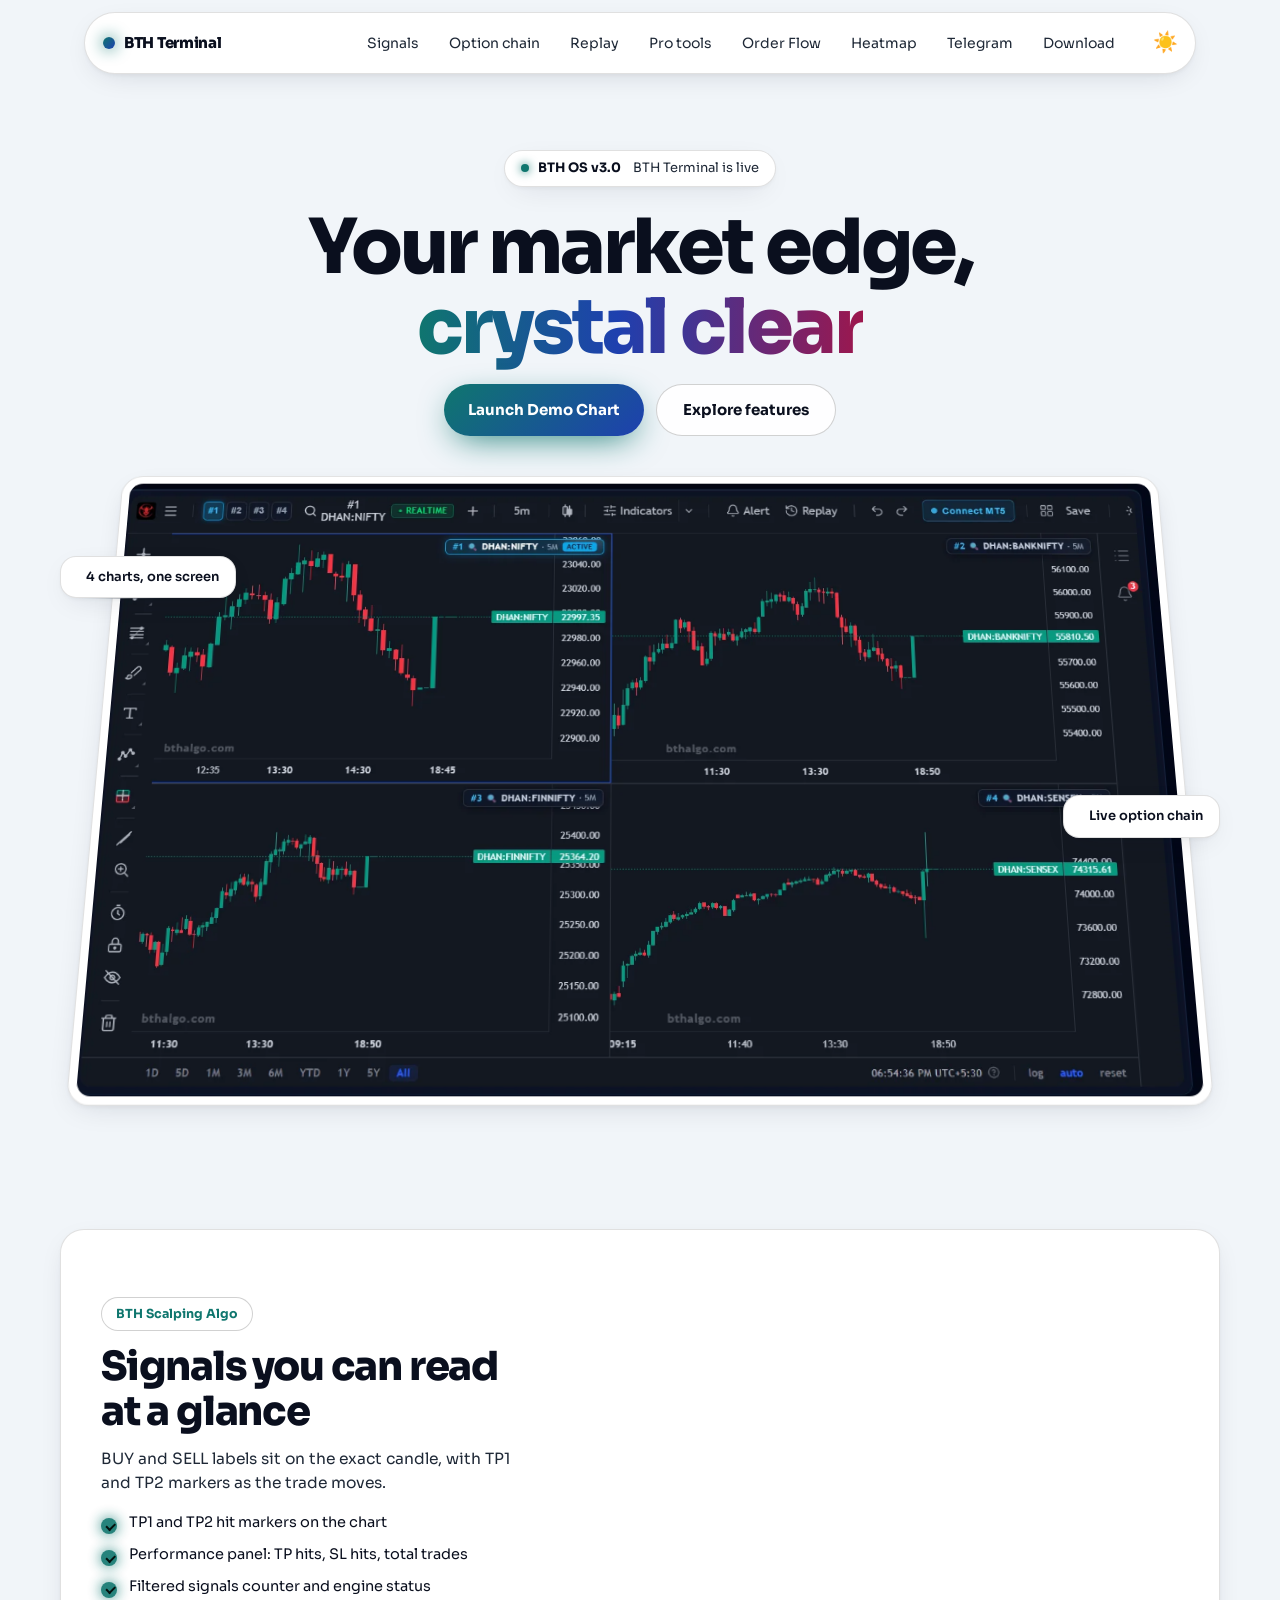
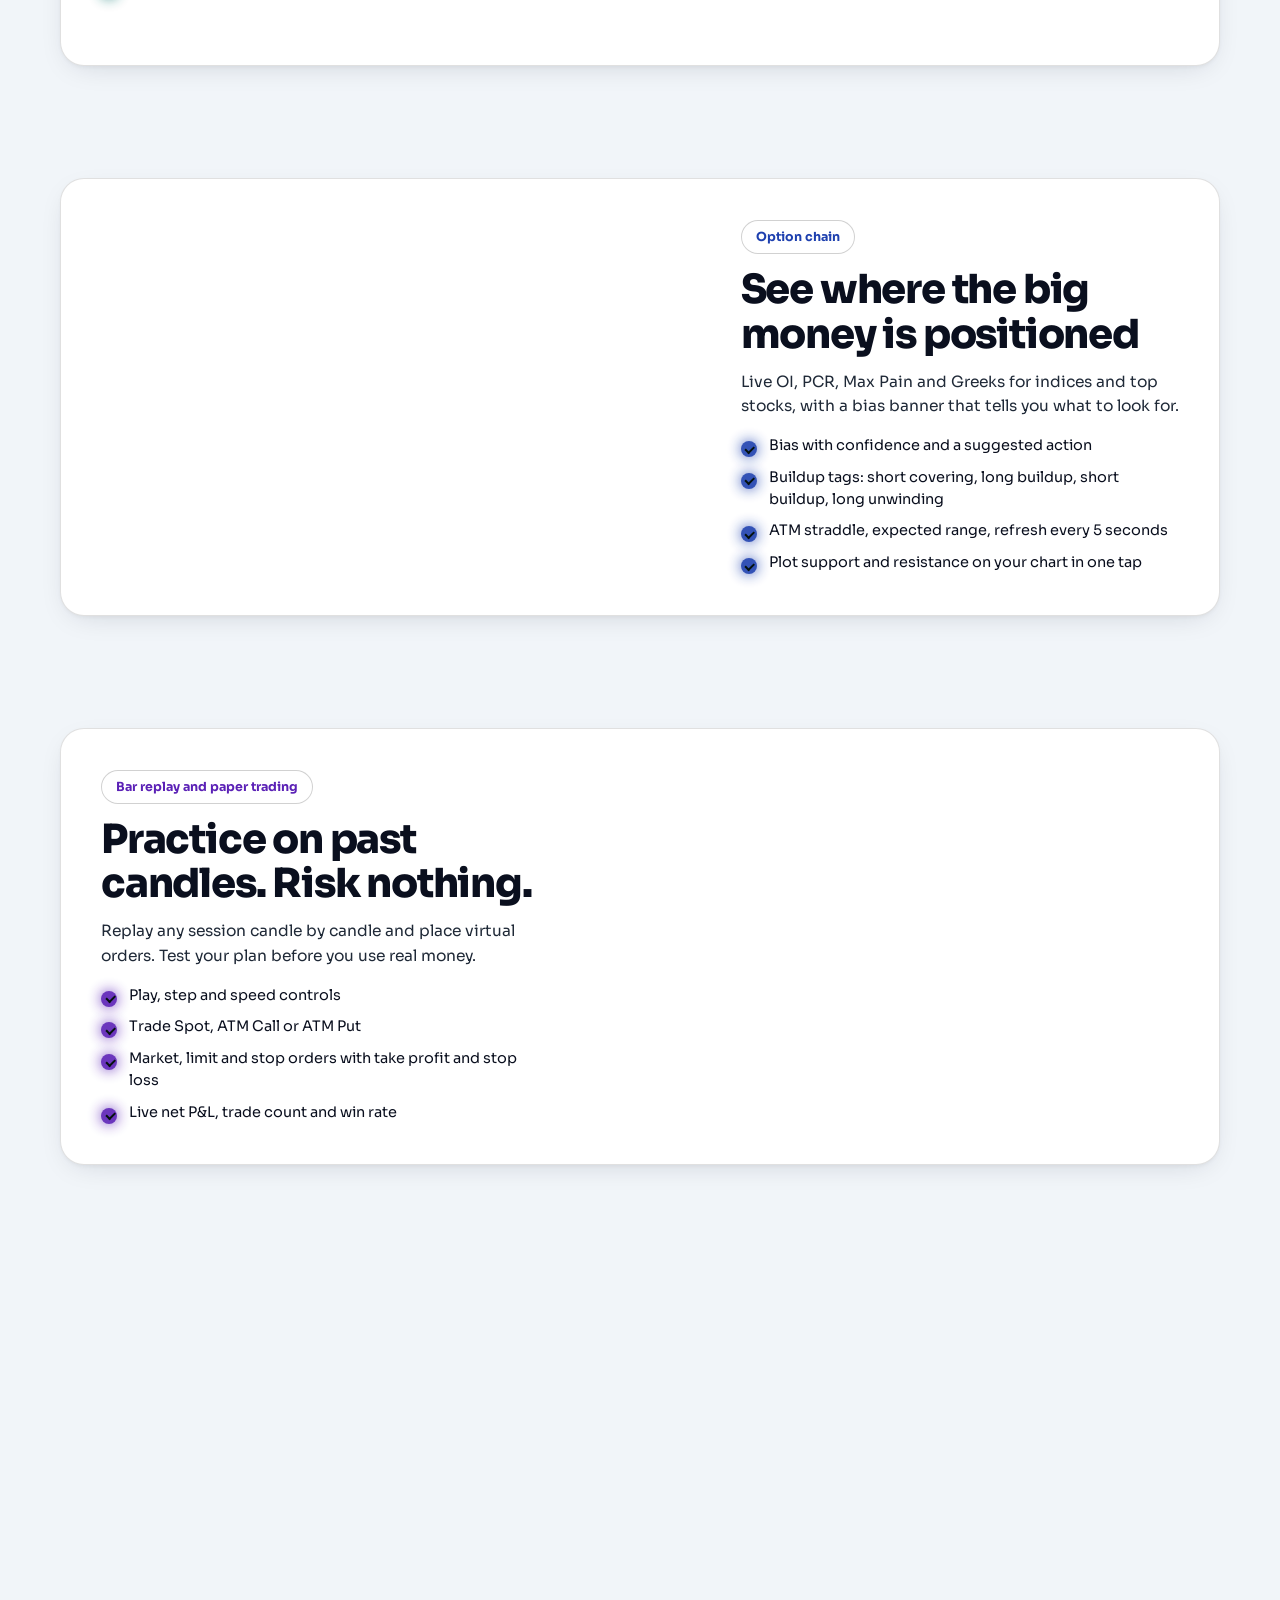
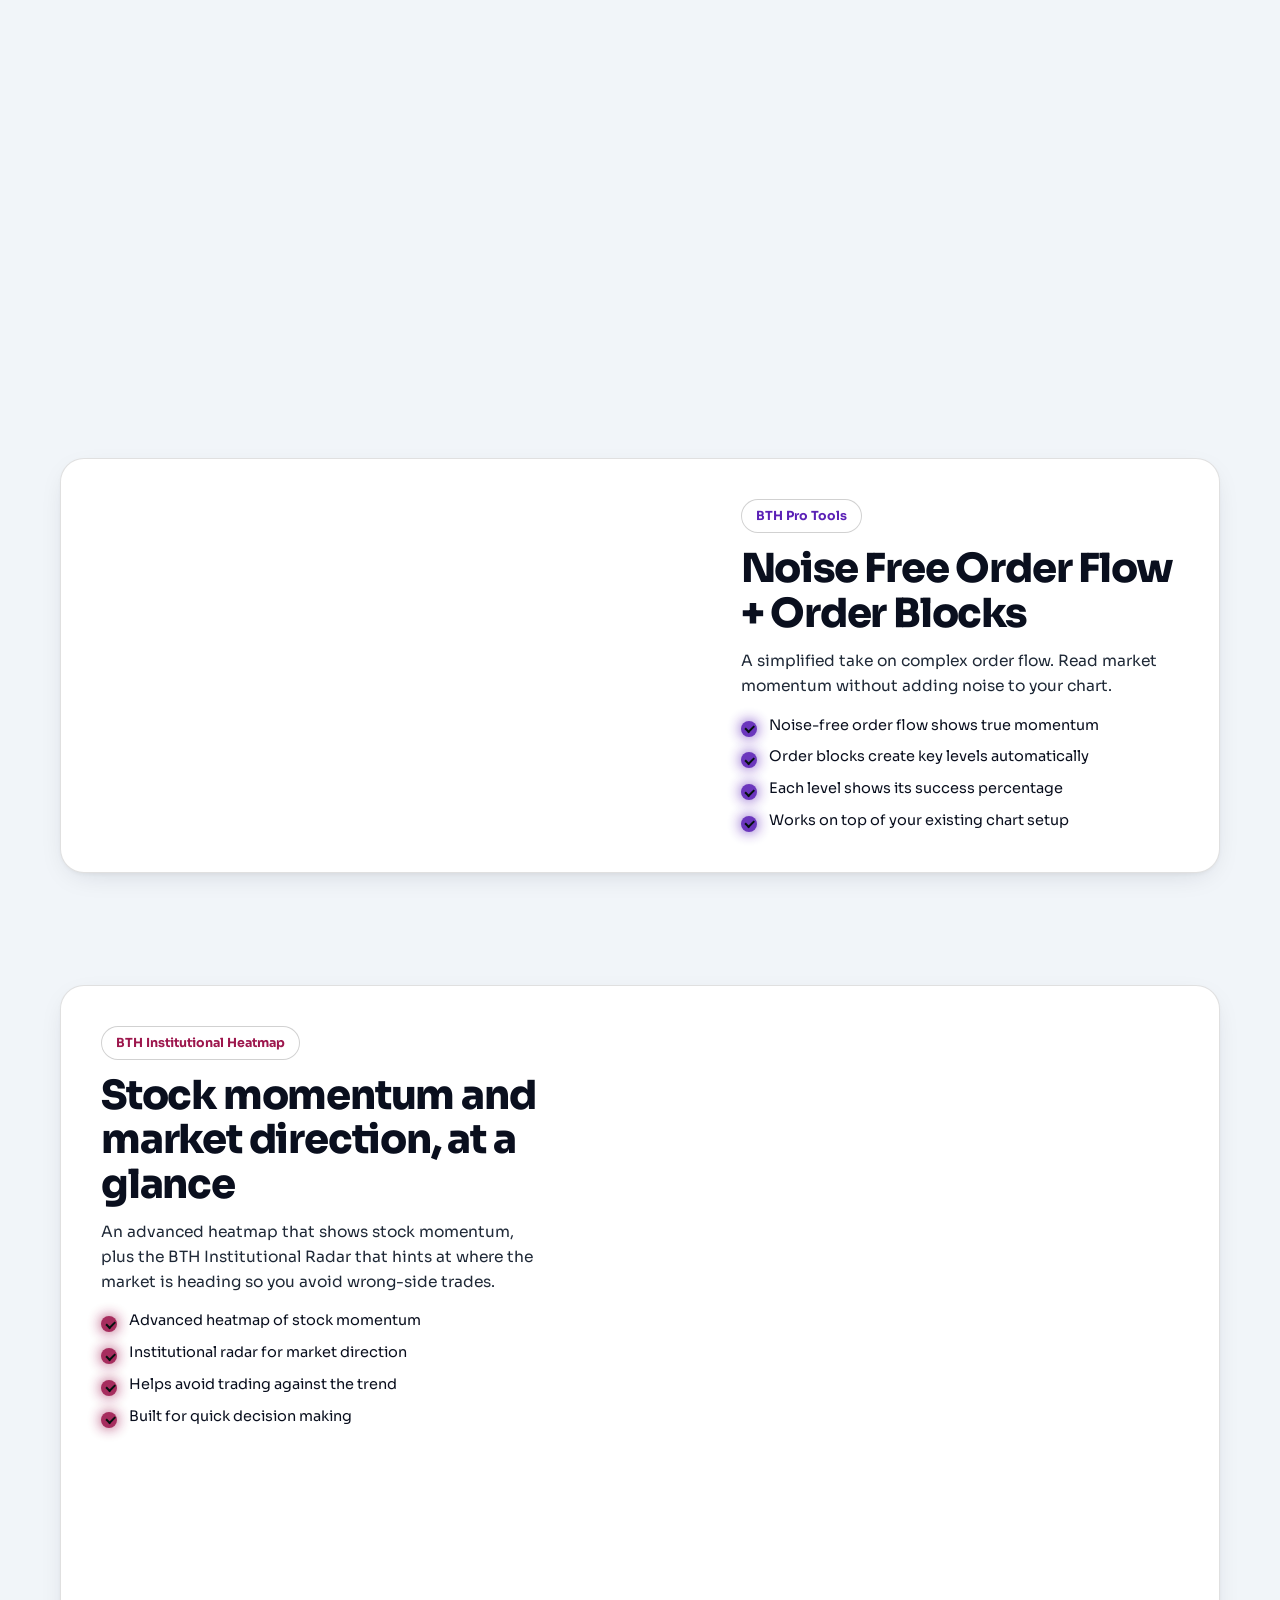
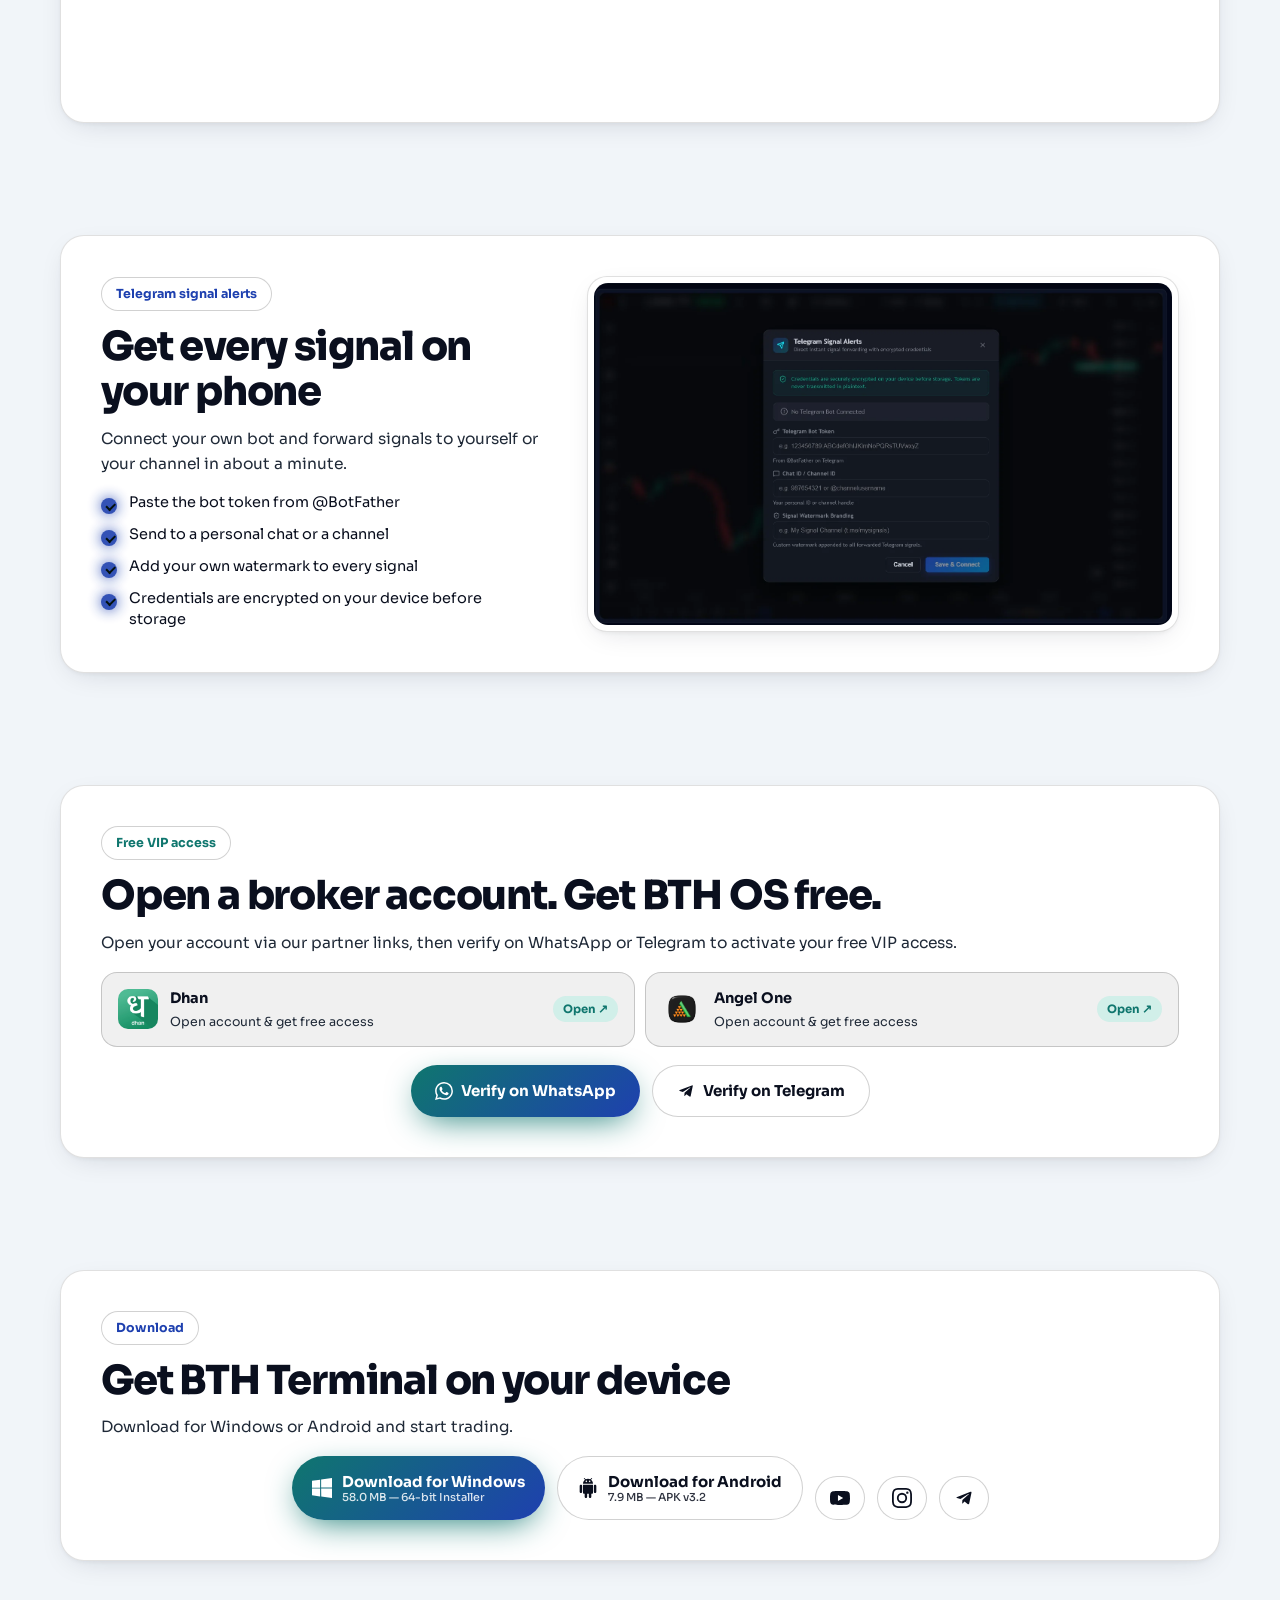
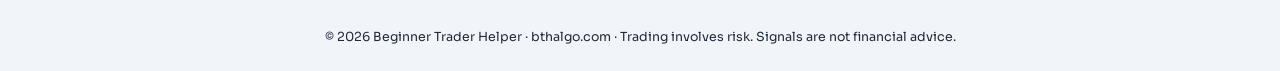
<file: bthos/index.html>
<!DOCTYPE html>
<html lang="en">
<head>
<meta charset="utf-8">
<meta http-equiv="Cache-Control" content="no-cache, no-store, must-revalidate">
<meta http-equiv="Pragma" content="no-cache">
<meta http-equiv="Expires" content="0">
<meta name="viewport" content="width=device-width,initial-scale=1,viewport-fit=cover,maximum-scale=5">
<title>BTH Terminal | BTH OS v3.0 Features | bthalgo.com</title>
<meta name="description" content="BTH Terminal in BTH OS v3.0: charts, live option chain, scalping signals, bar replay with paper trading and Telegram alerts for Indian markets.">
<!-- Open Graph / Social Meta -->
<meta property="og:type" content="website">
<meta property="og:url" content="https://bthalgo.com/">
<meta property="og:title" content="BTH Terminal | BTH OS v3.0 Features">
<meta property="og:description" content="Charts, live option chain, scalping signals, bar replay with paper trading and Telegram alerts for Indian markets.">
<meta property="og:image" content="https://bthalgo.com/images/multichart.webp">
<meta name="twitter:card" content="summary_large_image">
<meta name="theme-color" content="#060812" media="(prefers-color-scheme: dark)">
<meta name="theme-color" content="#0b1020" media="(prefers-color-scheme: light)">
<meta name="color-scheme" content="dark">
<meta name="mobile-web-app-capable" content="yes">
<meta name="apple-mobile-web-app-capable" content="yes">
<meta name="apple-mobile-web-app-status-bar-style" content="black-translucent">
<meta name="apple-mobile-web-app-title" content="BTH Terminal">
<meta name="application-name" content="BTH Terminal">
<meta name="format-detection" content="telephone=no">
<link rel="manifest" href="manifest.json">
<link rel="icon" href="icons/icon-192.png" sizes="192x192" type="image/png">
<link rel="apple-touch-icon" href="icons/icon-192.png">
<link rel="preconnect" href="https://fonts.googleapis.com">
<link rel="preconnect" href="https://fonts.gstatic.com" crossorigin>
<link href="https://fonts.googleapis.com/css2?family=Sora:wght@500;700;800&display=swap" rel="stylesheet">
<style>
:root{
  --ink:#eef2ff;--mute:#a4aec8;--teal:#2de2c0;--blue:#4c8dff;--vio:#8b5cf6;--pink:#ff5fa2;--amber:#f5b83d;
  --gl:rgba(255,255,255,.06);--gb:rgba(255,255,255,.15);--bl:12px;
  --bg:#060812;--bg2:#0b1020;--glass-bg:linear-gradient(135deg,rgba(255,255,255,.1),rgba(255,255,255,.03));
  --glass-fallback:rgba(20,24,44,.92);--shadow:0 30px 70px -30px rgba(0,0,0,.7);
  --orb1:rgba(45,226,192,.34);--orb2:rgba(139,92,246,.4);--orb3:rgba(76,141,255,.36);--orb4:rgba(255,95,162,.22);
  --safe-top:env(safe-area-inset-top);--safe-bottom:env(safe-area-inset-bottom);
  --safe-left:env(safe-area-inset-left);--safe-right:env(safe-area-inset-right);
  --nav-h:64px;
}
html[data-theme="light"]{
  --ink:#0a0f1e;--mute:#1f2937;--teal:#0f766e;--blue:#1e40af;--vio:#5b21b6;--pink:#9d174d;--amber:#78350f;
  --gl:rgba(0,0,0,.06);--gb:rgba(0,0,0,.18);
  --bg:#f1f5f9;--bg2:#ffffff;--glass-bg:linear-gradient(135deg,rgba(255,255,255,.98),rgba(255,255,255,.85));
  --glass-fallback:rgba(255,255,255,.98);--shadow:0 20px 50px -20px rgba(15,23,42,.22);
  --orb1:rgba(45,226,192,.12);--orb2:rgba(139,92,246,.12);--orb3:rgba(76,141,255,.12);--orb4:rgba(255,95,162,.10);
}
@media (prefers-color-scheme: light){
  html:not([data-theme]){
    --ink:#0a0f1e;--mute:#1f2937;--teal:#0f766e;--blue:#1e40af;--vio:#5b21b6;--pink:#9d174d;--amber:#78350f;
    --gl:rgba(0,0,0,.06);--gb:rgba(0,0,0,.18);
    --bg:#f1f5f9;--bg2:#ffffff;--glass-bg:linear-gradient(135deg,rgba(255,255,255,.98),rgba(255,255,255,.85));
    --glass-fallback:rgba(255,255,255,.98);--shadow:0 20px 50px -20px rgba(15,23,42,.22);
    --orb1:rgba(45,226,192,.12);--orb2:rgba(139,92,246,.12);--orb3:rgba(76,141,255,.12);--orb4:rgba(255,95,162,.10);
  }
}
*{box-sizing:border-box;margin:0;padding:0;-webkit-tap-highlight-color:transparent}
html{scroll-behavior:smooth;-webkit-text-size-adjust:100%;overscroll-behavior-y:none}
body{background:var(--bg);color:var(--ink);font:400 16px/1.6 Sora,-apple-system,"Segoe UI",Roboto,sans-serif;overflow-x:hidden;min-height:100vh;min-height:100dvh;padding-bottom:env(safe-area-inset-bottom)}
img{display:block;max-width:100%;height:auto}
a{color:inherit;text-decoration:none}
button{font:inherit}
:focus-visible{outline:2px solid var(--teal);outline-offset:3px;border-radius:8px}
.w{width:min(1160px,100% - 32px);margin-inline:auto}
@media (max-width:480px){.w{width:calc(100% - 24px)}}

/* background orbs */
.bg{position:fixed;inset:0;z-index:-1;overflow:hidden;background:var(--bg);pointer-events:none}
.o{position:absolute;border-radius:50%;will-change:transform;filter:blur(2px)}
.o1{width:90vmax;height:90vmax;left:-35vmax;top:-45vmax;background:radial-gradient(closest-side,var(--orb1),transparent);animation:d1 22s ease-in-out infinite}
.o2{width:80vmax;height:80vmax;right:-35vmax;top:10vh;background:radial-gradient(closest-side,var(--orb2),transparent);animation:d2 26s ease-in-out infinite}
.o3{width:70vmax;height:70vmax;left:5vw;bottom:-45vmax;background:radial-gradient(closest-side,var(--orb3),transparent);animation:d1 30s ease-in-out infinite reverse}
.o4{width:44vmax;height:44vmax;right:10vw;bottom:-18vmax;background:radial-gradient(closest-side,var(--orb4),transparent);animation:d2 24s ease-in-out infinite reverse}

/* glass */
.glass{position:relative;background:var(--glass-bg);border:1px solid var(--gb);border-radius:24px;-webkit-backdrop-filter:blur(var(--bl)) saturate(160%);backdrop-filter:blur(var(--bl)) saturate(160%);box-shadow:inset 0 1px 0 rgba(255,255,255,.22),var(--shadow)}
.glass::before{content:"";position:absolute;inset:0;border-radius:inherit;background:radial-gradient(420px circle at var(--x,50%) var(--y,0%),rgba(255,255,255,.12),transparent 45%);opacity:0;transition:opacity .3s;pointer-events:none}
@media (hover:hover){.glass:hover::before{opacity:1}}
@supports not (backdrop-filter:blur(1px)){.glass{background:var(--glass-fallback)}}

/* header */
header{position:fixed;top:0;left:0;right:0;z-index:50;padding-top:env(safe-area-inset-top)}
.nav{display:flex;align-items:center;gap:6px;padding:8px 8px 8px 16px;border-radius:99px;margin:10px 16px 0}
.logo{display:flex;align-items:center;gap:9px;font-weight:800;margin-right:auto;letter-spacing:-.02em;font-size:15px}
.logo i{width:12px;height:12px;border-radius:50%;background:linear-gradient(135deg,var(--teal),var(--blue));box-shadow:0 0 16px var(--teal);flex-shrink:0}
nav ul{display:none;list-style:none;gap:2px;margin-right:8px}
nav ul a{padding:8px 14px;border-radius:99px;font-size:14px;color:var(--mute);transition:.2s;display:block}
nav ul a:hover{color:#fff;background:rgba(255,255,255,.08)}
.ib{width:44px;height:44px;border-radius:50%;border:0;background:none;color:var(--ink);font-size:20px;cursor:pointer;display:flex;align-items:center;justify-content:center}
.menu{display:none;flex-direction:column;margin:8px 16px 0;padding:8px 16px;border-radius:24px}
.menu.open{display:flex}
.menu a{padding:14px 0;color:var(--mute);border-bottom:1px solid rgba(255,255,255,.08);font-size:15px;min-height:48px;display:flex;align-items:center}
.menu a:last-child{border:0}

/* buttons */
.btn{position:relative;display:inline-flex;align-items:center;justify-content:center;min-height:52px;padding:0 24px;border-radius:99px;font:700 15px Sora,sans-serif;color:#fff;border:1px solid var(--gb);background:var(--gl);-webkit-backdrop-filter:blur(10px);backdrop-filter:blur(10px);cursor:pointer;overflow:hidden;transition:transform .15s,box-shadow .3s;touch-action:manipulation}
.btn:active{transform:scale(.96)}
.btn.p{border:0;color:#04110e;background:linear-gradient(135deg,var(--teal),var(--blue));box-shadow:0 10px 34px -10px var(--teal)}
.btn.p:hover{box-shadow:0 14px 44px -8px var(--teal)}
.btn.p::after{content:"";position:absolute;inset:0;background:linear-gradient(105deg,transparent 35%,rgba(255,255,255,.6) 50%,transparent 65%);transform:translate3d(-120%,0,0);animation:sh 3.8s infinite}
.btn.s{min-height:44px;padding:0 18px;font-size:13px}
.btn.block{width:100%}

/* hero */
.hero{padding:100px 0 32px;text-align:center}
.pill{display:inline-flex;align-items:center;gap:9px;padding:7px 16px;border-radius:99px;font-size:13px;color:var(--mute);max-width:100%}
.pill i{width:8px;height:8px;border-radius:50%;background:var(--teal);box-shadow:0 0 10px var(--teal);animation:bl 1.6s infinite;flex-shrink:0}
.pill b{color:#fff}
h1{font-size:clamp(32px,9vw,76px);font-weight:800;line-height:1.06;letter-spacing:-.04em;max-width:14ch;margin:20px auto 16px}
h1 span{background:linear-gradient(90deg,var(--teal),var(--blue) 45%,var(--pink));-webkit-background-clip:text;background-clip:text;color:transparent;background-size:200% 100%;animation:gr 8s linear infinite}
.lead{color:var(--mute);font-size:clamp(15px,4vw,18px);max-width:580px;margin:0 auto 28px}
.cta{display:flex;flex-direction:column;gap:12px;max-width:360px;margin:0 auto}
.cta .btn{width:100%}

.stage{position:relative;margin-top:40px;perspective:1500px;padding:0 8px}
.hf{padding:8px;border-radius:22px;transform-origin:50% 0;will-change:transform;cursor:zoom-in;box-shadow:inset 0 1px 0 rgba(255,255,255,.25),0 50px 120px -30px rgba(76,141,255,.55);overflow:hidden}
.hf img,.sh img{border-radius:14px;width:100%;height:auto;aspect-ratio:1521/899;object-fit:cover}
.chip{position:absolute;display:none;align-items:center;gap:9px;padding:10px 16px;border-radius:16px;font-size:13px;font-weight:600;z-index:2;animation:fl 6s ease-in-out infinite;white-space:nowrap}

/* sections */
.f{padding:36px 0}
.card{display:grid;gap:24px;padding:20px;align-items:center}
.k{display:inline-flex;align-items:center;gap:8px;padding:6px 14px;border-radius:99px;font-size:12.5px;font-weight:700;color:var(--c,var(--teal));background:rgba(255,255,255,.06);border:1px solid var(--gb);margin-bottom:14px}
h2{font-size:clamp(24px,6vw,40px);font-weight:800;line-height:1.12;letter-spacing:-.03em;margin-bottom:12px}
.tx p{color:var(--mute);font-size:15.5px;margin-bottom:16px}
.ls{list-style:none;display:grid;gap:10px;font-size:14.5px}
.ls li{position:relative;padding-left:28px;line-height:1.5}
.ls li::before{content:"";position:absolute;left:0;top:6px;width:16px;height:16px;border-radius:50%;background:var(--c,var(--teal));box-shadow:0 0 14px var(--c,var(--teal));opacity:.9}
.ls li::after{content:"";position:absolute;left:4.5px;top:10.5px;width:7px;height:3.5px;border-left:2px solid #04110e;border-bottom:2px solid #04110e;transform:rotate(-45deg)}
.sh{padding:6px;border-radius:20px;cursor:zoom-in;transition:transform .4s cubic-bezier(.2,.8,.2,1);overflow:hidden}
.sh:hover{transform:translate3d(0,-4px,0)}
.sh img{aspect-ratio:1522/900}
.tools{display:grid;gap:10px}
.tool{display:flex;justify-content:space-between;align-items:center;gap:10px;padding:14px 16px;border-radius:16px;font-weight:700;font-size:14.5px;background:var(--gl);border:1px solid var(--gb);min-height:56px}
.tool small{display:block;font-weight:400;color:var(--mute);font-size:12.5px;margin-top:2px}
.st{font-size:11.5px;font-weight:700;padding:4px 10px;border-radius:99px;white-space:nowrap;background:rgba(45,226,192,.16);color:var(--teal)}
.st.n{background:var(--gl);color:var(--mute)}
.st.c{background:rgba(245,184,61,.18);color:#f5b83d}

.end{margin:40px 0 56px;padding:40px 20px;text-align:center;overflow:hidden}
.end h2{max-width:16ch;margin-inline:auto}
.end p{color:var(--mute);max-width:440px;margin:0 auto 24px}
footer{padding:10px 0 calc(24px + env(safe-area-inset-bottom));text-align:center;color:var(--mute);font-size:12.5px}

/* lightbox */
.lb{position:fixed;inset:0;z-index:100;background:rgba(4,6,12,.97);display:flex;padding:calc(68px + env(safe-area-inset-top)) 12px calc(52px + env(safe-area-inset-bottom));overflow:auto;-webkit-overflow-scrolling:touch;touch-action:pinch-zoom pan-x pan-y;opacity:0;pointer-events:none;transition:opacity .25s ease}
.lb.open{opacity:1;pointer-events:auto;animation:lbIn .25s ease}
.lb img{margin:auto;width:auto;max-width:100%;max-height:100%;object-fit:contain;border-radius:10px;cursor:zoom-in;transform-origin:center center;transition:transform .2s ease;will-change:transform}
.lb img.zoomed{max-width:none;max-height:none;width:180vw;cursor:zoom-out}
@media (min-width:800px){.lb img.zoomed{width:140vw}}
.lb button{position:fixed;top:calc(12px + env(safe-area-inset-top));right:12px;width:48px;height:48px;border-radius:50%;border:1px solid var(--gb);background:rgba(255,255,255,.18);color:#fff;font-size:26px;z-index:2;cursor:pointer;display:flex;align-items:center;justify-content:center;transition:transform .15s,background .2s}
.lb button:hover{background:rgba(255,255,255,.28);transform:scale(1.05)}
.lb button:active{transform:scale(.95)}
.lb .hint{position:fixed;bottom:calc(16px + env(safe-area-inset-bottom));left:50%;transform:translateX(-50%);color:rgba(255,255,255,.6);font-size:12px;z-index:2;pointer-events:none;transition:opacity .3s}
@keyframes lbIn{from{opacity:0}to{opacity:1}}

/* reveal */
.rv{opacity:0;transform:translate3d(0,30px,0) scale(.98);transition:opacity .8s cubic-bezier(.2,.8,.2,1),transform .8s cubic-bezier(.2,.8,.2,1)}
.rv.in{opacity:1;transform:none}

/* install banner */
.install-banner{position:fixed;left:12px;right:12px;bottom:calc(80px + env(safe-area-inset-bottom));z-index:45;display:none;padding:12px 14px;border-radius:16px;background:linear-gradient(135deg,rgba(45,226,192,.18),rgba(76,141,255,.18));border:1px solid var(--gb);-webkit-backdrop-filter:blur(14px);backdrop-filter:blur(14px);align-items:center;gap:10px}
.install-banner.show{display:flex}
.install-banner p{flex:1;font-size:13px;margin:0}
.install-banner button{min-height:36px;padding:0 14px;font-size:12px;border-radius:99px;border:0;background:linear-gradient(135deg,var(--teal),var(--blue));color:#04110e;font-weight:700;cursor:pointer}
.install-banner .close{background:none;border:0;color:var(--mute);font-size:18px;min-height:36px;min-width:36px;padding:0}

/* animations */
@keyframes d1{50%{transform:translate3d(8vw,6vh,0)}}
@keyframes d2{50%{transform:translate3d(-9vw,-7vh,0)}}
@keyframes sh{to{transform:translate3d(120%,0,0)}}
@keyframes bl{50%{opacity:.3}}
@keyframes gr{to{background-position:200% 0}}
@keyframes fl{50%{transform:translate3d(0,-12px,0)}}
@keyframes up{from{opacity:0;transform:translate3d(0,26px,0)}}
.hero .pill,.hero h1,.hero .lead,.hero .cta{animation:up 1s cubic-bezier(.2,.8,.2,1) both}
.hero h1{animation-delay:.1s}.hero .lead{animation-delay:.2s}.hero .cta{animation-delay:.3s}
.hero h1 span{animation:gr 8s linear infinite,up 1s .1s both}

/* responsive */
@media (max-width:639px){
  .nav{margin:6px 12px 0;padding:6px 6px 6px 12px;gap:4px}
  .logo{font-size:13px;gap:7px}
  .logo i{width:10px;height:10px}
  .btn.s{min-height:38px;padding:0 12px;font-size:12px}
  .ib{width:40px;height:40px;font-size:18px}
  .menu a{padding:12px 0;min-height:44px;font-size:14px}
}
@media (min-width:640px){
  .cta{flex-direction:row;max-width:none;justify-content:center}
  .cta .btn{width:auto;min-width:180px}
  .stage{padding:0 24px}
}
@media (min-width:800px){
  :root{--bl:22px}
  header{padding-top:env(safe-area-inset-top)}
  .nav{margin:12px 24px 0;padding:8px 8px 8px 18px}
  nav ul{display:flex}
  .mb,.menu{display:none!important}
  .chip{display:flex}
  .hero{padding-top:150px}
  body{padding-bottom:0}
  .install-banner{bottom:24px}
}
@media (min-width:920px){
  .card{grid-template-columns:1fr 1.35fr;gap:48px;padding:40px}
  .card.r{grid-template-columns:1.35fr 1fr}
  .card.r .tx{order:2}
  .f{padding:56px 0}
  .tools{grid-template-columns:1fr 1fr}
  .end{padding:56px 22px}
}
@media (prefers-reduced-motion:reduce){
  *,*::before,*::after{animation:none!important;transition:none!important}
  .rv{opacity:1;transform:none}
  html{scroll-behavior:auto}
}
html[data-theme="light"] .btn{background:rgba(255,255,255,.9);border-color:rgba(0,0,0,.18);color:#0a0f1e}
html[data-theme="light"] .pill b{color:#0a0f1e}
html[data-theme="light"] .btn.p{color:#ffffff;background:linear-gradient(135deg,#0f766e,#1e40af)}
html[data-theme="light"] .glass{background:#ffffff;border-color:rgba(0,0,0,.12);box-shadow:0 8px 30px -12px rgba(15,23,42,.18),0 2px 6px -2px rgba(15,23,42,.08)}
html[data-theme="light"] .glass::before{background:radial-gradient(420px circle at var(--x,50%) var(--y,0%),rgba(0,0,0,.04),transparent 45%)}
html[data-theme="light"] h1 span{background:linear-gradient(90deg,#0f766e,#1e40af 45%,#9d174d);-webkit-background-clip:text;background-clip:text;color:transparent}
html[data-theme="light"] nav ul a:hover{color:#0a0f1e;background:rgba(0,0,0,.06)}
html[data-theme="light"] .chip{color:#0a0f1e}
html[data-theme="light"] .install-banner{background:linear-gradient(135deg,rgba(45,226,192,.12),rgba(76,141,255,.12));border-color:rgba(0,0,0,.12)}
html[data-theme="light"] .bg{display:none}
@media (prefers-reduced-transparency:reduce){
  .glass{background:rgba(14,18,36,.95);-webkit-backdrop-filter:none;backdrop-filter:none}
}
</style>
</head>
<body>
<div class="bg" aria-hidden="true"><div class="o o1"></div><div class="o o2"></div><div class="o o3"></div><div class="o o4"></div></div>

<header>
  <div class="w">
    <div class="nav glass">
      <a href="#top" class="logo"><i></i>BTH Terminal</a>
      <nav aria-label="Main"><ul>
        <li><a href="#signals">Signals</a></li>
        <li><a href="#chain">Option chain</a></li>
        <li><a href="#replay">Replay</a></li>
        <li><a href="#tools">Pro tools</a></li>
        <li><a href="#orderflow">Order Flow</a></li>
        <li><a href="#heatmap">Heatmap</a></li>
        <li><a href="#telegram">Telegram</a></li>
        <li><a href="#download">Download</a></li>
      </ul></nav>
      <button class="ib" id="themeToggle" aria-label="Toggle light/dark theme" title="Toggle theme">🌙</button>
          <button class="ib mb" id="bg" aria-label="Open menu" aria-expanded="false" aria-controls="mn">☰</button>
    </div>
    <div class="menu glass" id="mn" role="dialog" aria-label="Navigation menu">
      <a href="#top">Home</a>
      <a href="#signals">Signals</a>
      <a href="#chain">Option chain</a>
      <a href="#replay">Replay</a>
      <a href="#tools">Pro tools</a>
      <a href="#orderflow">Order Flow</a>
      <a href="#heatmap">Heatmap</a>
      <a href="#telegram">Telegram</a>
      <a href="#download">Download</a>
      <a href="#" id="themeToggleMenu">Toggle theme</a>
      <a href="https://bthalgo.com">Get access ↗</a>
    </div>
  </div>
</header>

<main id="top">
<section class="hero"><div class="w">
  <span class="pill glass"><i></i><b>BTH OS v3.0</b>&nbsp;BTH Terminal is live</span>
  <h1>Your market edge, <span>crystal clear</span></h1>
  <div class="cta">
    <a class="btn p" href="https://chart.bthalgo.com" target="_blank" rel="noopener noreferrer">Launch Demo Chart</a>
    <a class="btn" href="#signals">Explore features</a>
  </div>
  <div class="stage">
    <div class="chip glass" style="left:0;top:12%"><i style="background:var(--teal)"></i>4 charts, one screen</div>
    <div class="chip glass" style="right:0;top:48%;animation-delay:-3s"><i style="background:var(--pink)"></i>Live option chain</div>
    <div class="hf glass" id="tilt" data-z>
      <img src="images/multichart.webp" width="1521" height="899" alt="BTH Terminal multi-chart layout with NIFTY, BANKNIFTY, FINNIFTY and SENSEX" fetchpriority="high" decoding="async">
    </div>
  </div>
</div></section>

<section class="f" id="signals"><div class="w"><div class="card glass rv">
  <div class="tx"><span class="k">BTH Scalping Algo</span><h2>Signals you can read at a glance</h2>
    <p>BUY and SELL labels sit on the exact candle, with TP1 and TP2 markers as the trade moves.</p>
    <ul class="ls"><li>TP1 and TP2 hit markers on the chart</li><li>Performance panel: TP hits, SL hits, total trades</li><li>Filtered signals counter and engine status</li></ul></div>
  <div class="sh glass" data-z><img loading="lazy" decoding="async" src="images/indicator.webp" width="1522" height="900" alt="BTH Scalping Algo signals with TP1, TP2 and performance panel"></div>
</div></div></section>

<section class="f" id="chain" style="--c:var(--blue)"><div class="w"><div class="card r glass rv">
  <div class="tx"><span class="k">Option chain</span><h2>See where the big money is positioned</h2>
    <p>Live OI, PCR, Max Pain and Greeks for indices and top stocks, with a bias banner that tells you what to look for.</p>
    <ul class="ls"><li>Bias with confidence and a suggested action</li><li>Buildup tags: short covering, long buildup, short buildup, long unwinding</li><li>ATM straddle, expected range, refresh every 5 seconds</li><li>Plot support and resistance on your chart in one tap</li></ul></div>
  <div class="sh glass" data-z><img loading="lazy" decoding="async" src="images/option-chain.webp" width="1523" height="887" alt="BTH Option Chain with OI, PCR, Max Pain and buildup tags"></div>
</div></div></section>

<section class="f" id="replay" style="--c:var(--vio)"><div class="w"><div class="card glass rv">
  <div class="tx"><span class="k">Bar replay and paper trading</span><h2>Practice on past candles. Risk nothing.</h2>
    <p>Replay any session candle by candle and place virtual orders. Test your plan before you use real money.</p>
    <ul class="ls"><li>Play, step and speed controls</li><li>Trade Spot, ATM Call or ATM Put</li><li>Market, limit and stop orders with take profit and stop loss</li><li>Live net P&amp;L, trade count and win rate</li></ul></div>
  <div class="sh glass" data-z><img loading="lazy" decoding="async" src="images/replay-trading.webp" width="1519" height="899" alt="Bar replay mode with paper trading panel"></div>
</div></div></section>

<section class="f" id="tools" style="--c:var(--pink)"><div class="w"><div class="card r glass rv">
  <div class="tx"><span class="k">BTH Pro Tools</span><h2>Every pro tool is one tap away</h2>
    <p>Open the Indicators menu and launch what you need. No extra windows.</p>
    <div class="tools">
      <div class="tool"><div>AI Analyzer<small>Dynamic S/R and institutional levels</small></div><span class="st">Live</span></div>
      <div class="tool"><div>Option Chain<small>OI, PCR, Greeks and Max Pain</small></div><span class="st">Live</span></div>
      <div class="tool"><div>Paper Trade Panel<small>Simulated BUY / SELL orders</small></div><span class="st">Live</span></div>
      <div class="tool"><div>Telegram Signals<small>Real-time bot alerts</small></div><span class="st">Live</span></div>
      <div class="tool"><div>Order Flow &amp; Delta<small>CVD, session POC, VAH/VAL</small></div><span class="st n">Optional</span></div>
      <div class="tool"><div>Ignition Signals<small>Upgraded breakout engine</small></div><span class="st c">Coming soon</span></div>
    </div></div>
  <div class="sh glass" data-z><img loading="lazy" decoding="async" src="images/pro-tools.webp" width="1528" height="913" alt="BTH Pro Tools in the Indicators menu"></div>
</div></div></section>


<section class="f" id="heatmap" style="--c:var(--vio)"><div class="w"><div class="card r glass rv">
  <div class="tx"><span class="k">BTH Pro Tools</span><h2>Noise Free Order Flow + Order Blocks</h2>
    <p>A simplified take on complex order flow. Read market momentum without adding noise to your chart.</p>
    <ul class="ls"><li>Noise-free order flow shows true momentum</li><li>Order blocks create key levels automatically</li><li>Each level shows its success percentage</li><li>Works on top of your existing chart setup</li></ul></div>
  <div class="sh glass" data-z><img loading="lazy" decoding="async" src="images/institutional-heatmap.webp" width="1790" height="909" style="aspect-ratio:1790/909" alt="BTH institutional heatmap and radar"></div>
</div></div></section>

<section class="f" id="orderflow" style="--c:var(--pink)"><div class="w"><div class="card glass rv">
  <div class="tx"><span class="k">BTH Institutional Heatmap</span><h2>Stock momentum and market direction, at a glance</h2>
    <p>An advanced heatmap that shows stock momentum, plus the BTH Institutional Radar that hints at where the market is heading so you avoid wrong-side trades.</p>
    <ul class="ls"><li>Advanced heatmap of stock momentum</li><li>Institutional radar for market direction</li><li>Helps avoid trading against the trend</li><li>Built for quick decision making</li></ul></div>
  <div class="sh glass" data-z><img loading="lazy" decoding="async" src="images/noise-orderflow.webp" width="1779" height="825" style="aspect-ratio:1779/825" alt="Noise free order flow and order blocks"></div>
  <div class="sh glass" data-z><img loading="lazy" decoding="async" src="images/extra-1.webp" width="1775" height="807" style="aspect-ratio:1775/807" alt="BTH feature"></div>
</div></div></section>

<section class="f" id="telegram" style="--c:var(--blue)"><div class="w"><div class="card glass rv">
  <div class="tx"><span class="k">Telegram signal alerts</span><h2>Get every signal on your phone</h2>
    <p>Connect your own bot and forward signals to yourself or your channel in about a minute.</p>
    <ul class="ls"><li>Paste the bot token from @BotFather</li><li>Send to a personal chat or a channel</li><li>Add your own watermark to every signal</li><li>Credentials are encrypted on your device before storage</li></ul></div>
  <div class="sh glass" data-z><img loading="lazy" decoding="async" src="images/telegram.webp" width="1533" height="914" alt="Telegram Signal Alerts setup"></div>
</div></div></section>


<section class="f" id="access"><div class="w"><div class="card glass rv" style="--c:var(--teal);grid-template-columns:1fr">
  <div class="tx"><span class="k">Free VIP access</span><h2>Open a broker account. Get BTH OS free.</h2>
    <p>Open your account via our partner links, then verify on WhatsApp or Telegram to activate your free VIP access.</p>
    <div class="tools">
      <a class="tool" href="https://join.dhan.co/?invite=PGMIL25182" target="_blank" rel="noopener noreferrer">
        <div style="display:flex;align-items:center;gap:12px"><img src="images/dhan-logo.webp" alt="Dhan" width="40" height="40" style="border-radius:10px;object-fit:contain"><div>Dhan<small>Open account &amp; get free access</small></div></div>
        <span class="st">Open ↗</span>
      </a>
      <a class="tool" href="https://www.angelone.in/signup/register?rne_source=DRA&btype=&referrer=SDAUK%3A%3Arne_source%3DDRA%3A%3Abtype%3D&source_caller=api&pid=KYC&SbTag=U0RBVUs%3D&deep_link_value=referrer%3DSDAUK%3A%3Arne_source%3DDRA%3A%3Abtype%3D&c=referral" target="_blank" rel="noopener noreferrer">
        <div style="display:flex;align-items:center;gap:12px"><img src="images/angel-one-logo.webp" alt="Angel One" width="40" height="40" style="border-radius:10px;object-fit:contain"><div>Angel One<small>Open account &amp; get free access</small></div></div>
        <span class="st">Open ↗</span>
      </a>
    </div>
    <div class="cta" style="margin-top:18px">
      <a class="btn p" href="https://api.whatsapp.com/send?phone=919855052263&text=Hello%20BTH%20Team%2C%0A%0AI%20have%20opened%20my%20broker%20account%20via%20your%20link.%20Please%20activate%20my%20Free%20BTH%20OS%20VIP%20Access.%0A%0AMy%20Verification%20Details%3A%0A%E2%80%A2%20Full%20Name%3A%20%0A%E2%80%A2%20Registered%20Email%3A%20%0A%E2%80%A2%20Broker%20(Dhan%2FAngel%20One)%3A%20%0A%E2%80%A2%20Client%20ID%20%2F%20UCC%3A%20%0A%0AThank%20you" target="_blank" rel="noopener noreferrer"><svg width="18" height="18" viewBox="0 0 24 24" fill="currentColor" aria-hidden="true" style="margin-right:8px"><path d="M17.472 14.382c-.297-.149-1.758-.867-2.03-.967-.273-.099-.471-.148-.67.15-.197.297-.767.966-.94 1.164-.173.199-.347.223-.644.075-.297-.15-1.255-.463-2.39-1.475-.883-.788-1.48-1.761-1.653-2.059-.173-.297-.018-.458.13-.606.134-.133.298-.347.446-.52.149-.174.198-.298.298-.497.099-.198.05-.371-.025-.52-.075-.149-.669-1.612-.916-2.207-.242-.579-.487-.5-.669-.51-.173-.008-.371-.01-.57-.01-.198 0-.52.074-.792.372-.272.297-1.04 1.016-1.04 2.479 0 1.462 1.065 2.875 1.213 3.074.149.198 2.096 3.2 5.077 4.487.709.306 1.262.489 1.694.625.712.227 1.36.195 1.871.118.571-.085 1.758-.719 2.006-1.413.248-.694.248-1.289.173-1.413-.074-.124-.272-.198-.57-.347m-5.421 7.403h-.004a9.87 9.87 0 01-5.031-1.378l-.361-.214-3.741.982.998-3.648-.235-.374a9.86 9.86 0 01-1.51-5.26c.001-5.45 4.436-9.884 9.888-9.884 2.64 0 5.122 1.03 6.988 2.898a9.825 9.825 0 012.893 6.994c-.003 5.45-4.437 9.884-9.885 9.884m8.413-18.297A11.815 11.815 0 0012.05 0C5.495 0 .16 5.335.157 11.892c0 2.096.547 4.142 1.588 5.945L.057 24l6.305-1.654a11.882 11.882 0 005.683 1.448h.005c6.554 0 11.89-5.335 11.893-11.893a11.821 11.821 0 00-3.48-8.413Z"/></svg>Verify on WhatsApp</a>
      <a class="btn" href="https://t.me/Sadanand_bth_official?text=Hello%20BTH%20Team%2C%0A%0AI%20have%20opened%20my%20broker%20account%20via%20your%20link.%20Please%20activate%20my%20Free%20BTH%20OS%20VIP%20Access.%0A%0AMy%20Verification%20Details%3A%0A%E2%80%A2%20Full%20Name%3A%20%0A%E2%80%A2%20Registered%20Email%3A%20%0A%E2%80%A2%20Broker%20(Dhan%2FAngel%20One)%3A%20%0A%E2%80%A2%20Client%20ID%20%2F%20UCC%3A%20%0A%0AThank%20you" target="_blank" rel="noopener noreferrer"><svg width="18" height="18" viewBox="0 0 24 24" fill="currentColor" aria-hidden="true" style="margin-right:8px"><path d="M9.78 18.65l.28-4.23 7.68-6.92c.34-.31-.07-.46-.52-.19L7.74 13.3 3.64 12c-.88-.25-.89-.86.2-1.31l15.97-6.16c.73-.33 1.43.18 1.15 1.3l-2.72 12.81c-.19.91-.74 1.13-1.5.71L12.6 16.3l-1.99 1.93c-.23.23-.42.42-.83.42z"/></svg>Verify on Telegram</a>
    </div></div>
</div></div></section>

<section class="f" id="download"><div class="w"><div class="card r glass rv" style="--c:var(--blue);grid-template-columns:1fr">
  <div class="tx"><span class="k">Download</span><h2>Get BTH Terminal on your device</h2>
    <p>Download for Windows or Android and start trading.</p>
    <div class="cta">
      <a class="btn p" href="https://bthalgo.com/download/?v=3.0.2" target="_blank" rel="noopener noreferrer" style="gap:10px;padding:12px 20px"><svg width="20" height="20" viewBox="0 0 24 24" fill="currentColor" aria-hidden="true"><path d="M0 3.449L9.75 2.1v9.451H0m10.949-9.602L24 0v11.4H10.949M0 12.6h9.75v9.451L0 20.699M10.949 12.6H24V24l-12.9-1.801"/></path></svg><span style="display:flex;flex-direction:column;align-items:flex-start;line-height:1.2"><span style="font-weight:700">Download for Windows</span><small style="font-size:11px;font-weight:500;opacity:.85">58.0 MB — 64-bit Installer</small></span></a>
      <a class="btn" href="https://bthalgo.com/download/android/?v=3.2" target="_blank" rel="noopener noreferrer" style="gap:10px;padding:12px 20px"><svg width="20" height="20" viewBox="0 0 24 24" fill="currentColor" aria-hidden="true"><path d="M6 18c0 .55.45 1 1 1h1v3.5c0 .83.67 1.5 1.5 1.5s1.5-.67 1.5-1.5V19h2v3.5c0 .83.67 1.5 1.5 1.5s1.5-.67 1.5-1.5V19h1c.55 0 1-.45 1-1V8H6v10zM3.5 8C2.67 8 2 8.67 2 9.5v7c0 .83.67 1.5 1.5 1.5S5 17.33 5 16.5v-7C5 8.67 4.33 8 3.5 8zm17 0c-.83 0-1.5.67-1.5 1.5v7c0 .83.67 1.5 1.5 1.5s1.5-.67 1.5-1.5v-7c0-.83-.67-1.5-1.5-1.5zm-4.97-5.84l1.3-1.3c.2-.2.2-.51 0-.71s-.51-.2-.71 0l-1.48 1.48C13.85 1.23 12.95 1 12 1c-.96 0-1.86.23-2.66.63L7.85.15c-.2-.2-.51-.2-.71 0s-.2.51 0 .71l1.31 1.31C6.97 3.26 6 5.01 6 7h12c0-1.99-.97-3.75-2.47-4.84zM10 5c-.55 0-1-.45-1-1s.45-1 1-1 1 .45 1 1-.45 1-1 1zm4 0c-.55 0-1-.45-1-1s.45-1 1-1 1 .45 1 1-.45 1-1 1z"/></path></svg><span style="display:flex;flex-direction:column;align-items:flex-start;line-height:1.2"><span style="font-weight:700">Download for Android</span><small style="font-size:11px;font-weight:500;opacity:.85">7.9 MB — APK v3.2</small></span></a>

    <div style="margin-top:20px;display:flex;gap:12px;flex-wrap:wrap;justify-content:center">
      <a class="btn s" href="https://www.youtube.com/c/beginnertraderhelper" target="_blank" rel="noopener noreferrer" aria-label="YouTube" style="min-width:48px;padding:0 14px"><svg width="20" height="20" viewBox="0 0 24 24" fill="currentColor" aria-hidden="true"><path d="M23.498 6.186a3.016 3.016 0 0 0-2.122-2.136C19.505 3.545 12 3.545 12 3.545s-7.505 0-9.377.505A3.017 3.017 0 0 0 .502 6.186C0 8.07 0 12 0 12s0 3.93.502 5.814a3.016 3.016 0 0 0 2.122 2.136c1.871.505 9.376.505 9.376.505s7.505 0 9.377-.505a3.015 3.015 0 0 0 2.122-2.136C24 15.93 24 12 24 12s0-3.93-.502-5.814zM9.545 15.568V8.432L15.818 12l-6.273 3.568z"/></svg></a>
      <a class="btn s" href="https://www.instagram.com/beginner_trader_helper/" target="_blank" rel="noopener noreferrer" aria-label="Instagram" style="min-width:48px;padding:0 14px"><svg width="20" height="20" viewBox="0 0 24 24" fill="currentColor" aria-hidden="true"><path d="M12 2.163c3.204 0 3.584.012 4.85.07 3.252.148 4.771 1.691 4.919 4.919.058 1.265.069 1.645.069 4.849 0 3.205-.012 3.584-.069 4.849-.149 3.225-1.664 4.771-4.919 4.919-1.266.058-1.644.07-4.85.07-3.204 0-3.584-.012-4.849-.07-3.26-.149-4.771-1.699-4.919-4.92-.058-1.265-.07-1.644-.07-4.849 0-3.204.013-3.583.07-4.849.149-3.227 1.664-4.771 4.919-4.919 1.266-.057 1.645-.069 4.849-.069zM12 0C8.741 0 8.333.014 7.053.072 2.695.272.273 2.69.073 7.052.014 8.333 0 8.741 0 12c0 3.259.014 3.668.072 4.948.2 4.358 2.618 6.78 6.98 6.98C8.333 23.986 8.741 24 12 24c3.259 0 3.668-.014 4.948-.072 4.354-.2 6.782-2.618 6.979-6.98.059-1.28.073-1.689.073-4.948 0-3.259-.014-3.667-.072-4.947-.196-4.354-2.617-6.78-6.979-6.98C15.668.014 15.259 0 12 0zm0 5.838a6.162 6.162 0 1 0 0 12.324 6.162 6.162 0 0 0 0-12.324zM12 16a4 4 0 1 1 0-8 4 4 0 0 1 0 8zm6.406-11.845a1.44 1.44 0 1 0 0 2.881 1.44 1.44 0 0 0 0-2.881z"/></svg></a>
      <a class="btn s" href="https://telegram.me/+EV4khEeJ5XozYmM1" target="_blank" rel="noopener noreferrer" aria-label="Telegram" style="min-width:48px;padding:0 14px"><svg width="20" height="20" viewBox="0 0 24 24" fill="currentColor" aria-hidden="true"><path d="M9.78 18.65l.28-4.23 7.68-6.92c.34-.31-.07-.46-.52-.19L7.74 13.3 3.64 12c-.88-.25-.89-.86.2-1.31l15.97-6.16c.73-.33 1.43.18 1.15 1.3l-2.72 12.81c-.19.91-.74 1.13-1.5.71L12.6 16.3l-1.99 1.93c-.23.23-.42.42-.83.42z"/></svg></a>
    </div>
    </div></div>
</div></div></section>

</main>

<footer><div class="w">© <span id="y"></span> Beginner Trader Helper · bthalgo.com · Trading involves risk. Signals are not financial advice.</div></footer>

<!-- install banner -->
<div class="install-banner" id="installBanner" role="dialog" aria-label="Install app">
  <p><b>Add BTH Terminal to your home screen</b> for an app-like experience.</p>
  <button id="installBtn">Install</button>
  <button class="close" id="installClose" aria-label="Dismiss">×</button>
</div>

<div class="lb" id="lb" role="dialog" aria-modal="true" aria-label="Full size screenshot">
  <button aria-label="Close image">×</button>
  <img alt="">
  <span class="hint">Double-tap or pinch to zoom · Tap outside to close</span>
</div>

<script>
(()=> {
  const $ = s => document.querySelector(s);
  const $$ = s => [...document.querySelectorAll(s)];
  $('#y').textContent = new Date().getFullYear();

  // theme toggle
  const themeToggle = $('#themeToggle');
  const applyTheme = (t) => {
    if (t === 'light') document.documentElement.setAttribute('data-theme','light');
    else document.documentElement.removeAttribute('data-theme');
    if (themeToggle) themeToggle.textContent = t === 'light' ? '☀️' : '🌙';
    const meta = document.querySelector('meta[name="theme-color"]:not([media])') || document.querySelector('meta[name="theme-color"]');
    if (meta) meta.setAttribute('content', t === 'light' ? '#f1f5f9' : '#060812');
    const cs = document.querySelector('meta[name="color-scheme"]');
    if (cs) cs.setAttribute('content', t === 'light' ? 'light' : 'dark');
    localStorage.setItem('bth-theme', t);
  };
  const savedTheme = localStorage.getItem('bth-theme');
  const prefersLight = matchMedia('(prefers-color-scheme: light)').matches;
  applyTheme(savedTheme || (prefersLight ? 'light' : 'dark'));
  themeToggle && (themeToggle.onclick = () => {
    const cur = document.documentElement.getAttribute('data-theme') === 'light' ? 'light' : 'dark';
    applyTheme(cur === 'light' ? 'dark' : 'light');
    if (navigator.vibrate) navigator.vibrate(8);
  });

  // menu
  const bg = $('#bg'), mn = $('#mn');
  const toggleMenu = (open) => {
    const o = open ?? !mn.classList.contains('open');
    mn.classList.toggle('open', o);
    bg.setAttribute('aria-expanded', String(o));
    bg.textContent = o ? '✕' : '☰';
    document.body.style.overflow = o ? 'hidden' : '';
  };
  bg.onclick = () => toggleMenu();
  mn.onclick = e => {
    if (e.target.id === 'themeToggleMenu') { e.preventDefault(); themeToggle && themeToggle.click(); return; }
    if (e.target.tagName === 'A') toggleMenu(false);
  };

  // reveal on scroll
  const io = new IntersectionObserver(es => es.forEach(e => {
    if (e.isIntersecting){ e.target.classList.add('in'); io.unobserve(e.target); }
  }), { threshold: 0.12, rootMargin: '0px 0px -40px 0px' });
  $$('.rv').forEach(el => io.observe(el));

  // pointer glow (hover devices)
  if (matchMedia('(hover:hover)').matches) $$('.glass').forEach(el => el.addEventListener('pointermove', e => {
    const r = el.getBoundingClientRect();
    el.style.setProperty('--x', e.clientX - r.left + 'px');
    el.style.setProperty('--y', e.clientY - r.top + 'px');
  }, { passive: true }));

  // tilt hero image
  const t = $('#tilt');
  let k = false;
  const up = () => {
    k = false;
    const p = Math.min(scrollY / 460, 1);
    if (t) t.style.transform = `rotateX(${(1-p)*14}deg) scale(${.93 + p*.07})`;
  };
  if (!matchMedia('(prefers-reduced-motion:reduce)').matches && t) {
    up();
    addEventListener('scroll', () => { if (!k){ k = true; requestAnimationFrame(up); } }, { passive: true });
  }

  // lightbox
  const lb = $('#lb'), li = lb.querySelector('img');
  const openLb = (img) => {
    li.classList.remove('zoomed');
    li.src = img.currentSrc || img.src;
    li.alt = img.alt;
    lb.scrollTop = 0;
    lb.scrollLeft = 0;
    lb.classList.add('open');
    document.body.style.overflow = 'hidden';
    if (navigator.vibrate) navigator.vibrate(10);
  };
  const closeLb = () => {
    lb.classList.remove('open');
    setTimeout(()=>{
      if(!lb.classList.contains('open')) {
        document.body.style.overflow='';
        li.classList.remove('zoomed');
      }
    }, 260);
  };
  const toggleZoom = () => {
    const z = li.classList.toggle('zoomed');
    if (z) {
      requestAnimationFrame(() => {
        lb.scrollLeft = (lb.scrollWidth - lb.clientWidth) / 2;
        lb.scrollTop = (lb.scrollHeight - lb.clientHeight) / 2;
      });
    }
  };
  let lastTap = 0;
  li.addEventListener('touchend', e => {
    if (e.touches.length > 0) return;
    const now = Date.now();
    if (now - lastTap < 300) { e.preventDefault(); toggleZoom(); lastTap = 0; }
    else lastTap = now;
  });
  li.addEventListener('dblclick', toggleZoom);
  $$('[data-z]').forEach(el => el.addEventListener('click', () => {
    const i = el.querySelector('img'); if (i) openLb(i);
  }));
  lb.querySelector('button').onclick = closeLb;
  lb.addEventListener('click', e => { if (e.target === lb) closeLb(); });
  addEventListener('keydown', e => { if (e.key === 'Escape') closeLb(); });

  // haptic on buttons
  $$('a.btn, button').forEach(b => b.addEventListener('click', () => { if (navigator.vibrate) navigator.vibrate(8); }, { passive: true }));

  // install prompt (PWA)
  let deferredPrompt = null;
  const banner = $('#installBanner');
  const installBtn = $('#installBtn');
  const installClose = $('#installClose');
  addEventListener('beforeinstallprompt', e => {
    e.preventDefault();
    deferredPrompt = e;
    if (!localStorage.getItem('bth-install-dismissed')) banner.classList.add('show');
  });
  installBtn.onclick = async () => {
    if (!deferredPrompt) return;
    deferredPrompt.prompt();
    const { outcome } = await deferredPrompt.userChoice;
    deferredPrompt = null;
    banner.classList.remove('show');
    if (outcome === 'accepted' && navigator.vibrate) navigator.vibrate(20);
  };
  installClose.onclick = () => { banner.classList.remove('show'); localStorage.setItem('bth-install-dismissed','1'); };

  // service worker
  if ('serviceWorker' in navigator) {
    addEventListener('load', () => {
      navigator.serviceWorker.register('sw.js').then(reg => {
        reg.update();
        reg.addEventListener('updatefound', () => {
          const nw = reg.installing;
          if (!nw) return;
          nw.addEventListener('statechange', () => {
            if (nw.state === 'installed' && navigator.serviceWorker.controller) {
              nw.postMessage('skipWaiting');
            }
          });
        });
      }).catch(()=>{});
    });
  }

  // close menu on resize to desktop
  addEventListener('resize', () => { if (innerWidth >= 800) toggleMenu(false); });
})();
</script>
</body>
</html>
</file>
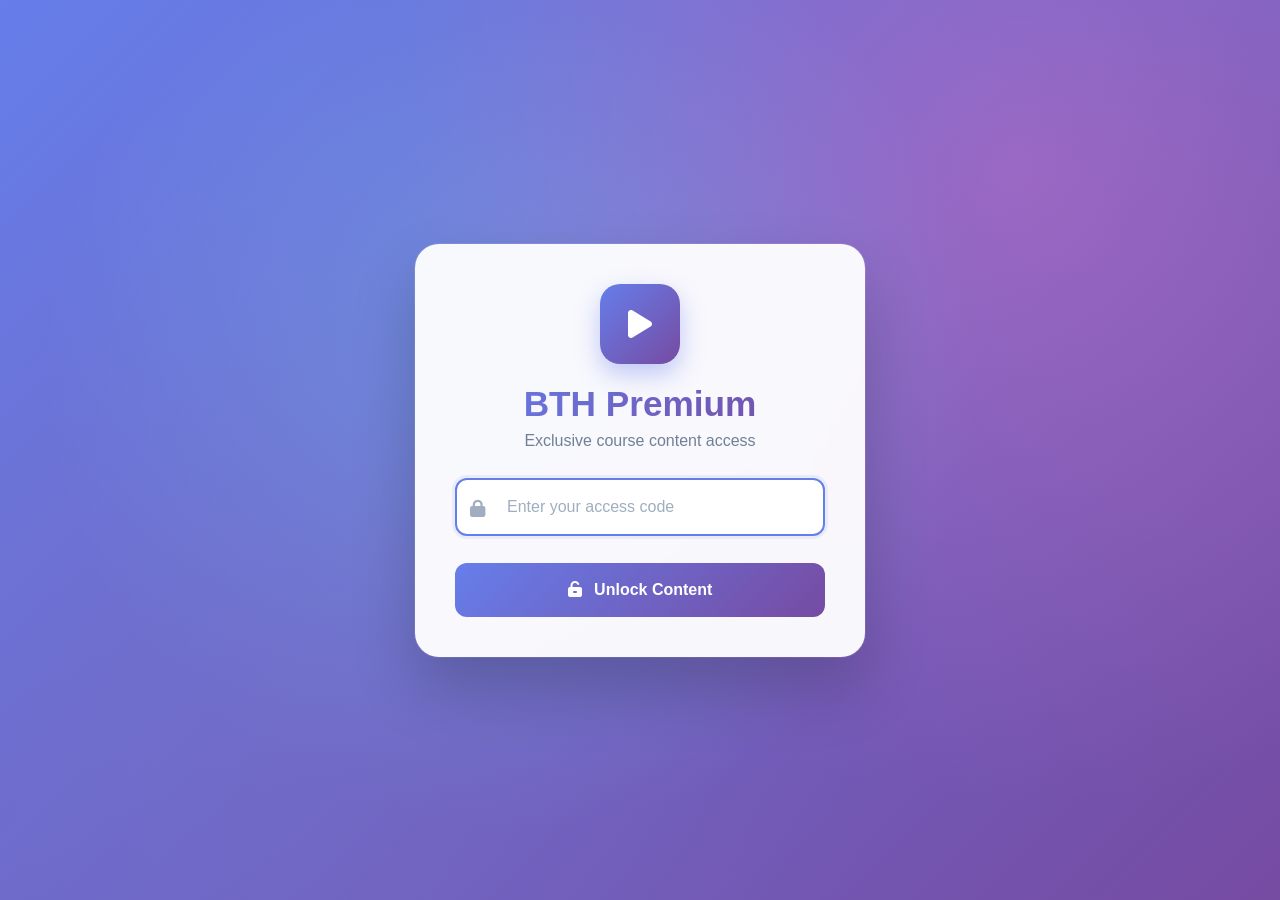
<file: premium-video.html>
<!DOCTYPE html>
<html lang="en">
<head>
  <meta charset="UTF-8" />
  <meta name="viewport" content="width=device-width, initial-scale=1.0" />
  <title>BTH Premium Course Access</title>
  <link href="https://cdnjs.cloudflare.com/ajax/libs/font-awesome/6.0.0/css/all.min.css" rel="stylesheet">
  <style>
    * {
      margin: 0;
      padding: 0;
      box-sizing: border-box;
    }

    body {
      font-family: 'Segoe UI', Tahoma, Geneva, Verdana, sans-serif;
      background: linear-gradient(135deg, #667eea 0%, #764ba2 100%);
      min-height: 100vh;
      display: flex;
      flex-direction: column;
      align-items: center;
      justify-content: center;
      position: relative;
      overflow-x: hidden;
    }

    body::before {
      content: '';
      position: absolute;
      top: 0;
      left: 0;
      right: 0;
      bottom: 0;
      background: 
        radial-gradient(circle at 20% 80%, rgba(120, 119, 198, 0.3) 0%, transparent 50%),
        radial-gradient(circle at 80% 20%, rgba(255, 119, 198, 0.3) 0%, transparent 50%),
        radial-gradient(circle at 40% 40%, rgba(120, 219, 255, 0.3) 0%, transparent 50%);
      animation: backgroundFloat 20s ease-in-out infinite;
    }

    @keyframes backgroundFloat {
      0%, 100% { transform: translateY(0px) rotate(0deg); }
      50% { transform: translateY(-20px) rotate(1deg); }
    }

    .container {
      background: rgba(255, 255, 255, 0.95);
      backdrop-filter: blur(20px);
      border-radius: 24px;
      padding: 40px;
      box-shadow: 
        0 32px 64px rgba(0, 0, 0, 0.2),
        0 0 0 1px rgba(255, 255, 255, 0.1);
      max-width: 450px;
      width: 90%;
      text-align: center;
      position: relative;
      z-index: 1;
      transition: all 0.3s ease;
    }

    .container:hover {
      transform: translateY(-5px);
      box-shadow: 
        0 40px 80px rgba(0, 0, 0, 0.25),
        0 0 0 1px rgba(255, 255, 255, 0.2);
    }

    .logo {
      width: 80px;
      height: 80px;
      background: linear-gradient(135deg, #667eea, #764ba2);
      border-radius: 20px;
      display: flex;
      align-items: center;
      justify-content: center;
      margin: 0 auto 20px;
      color: white;
      font-size: 2rem;
      box-shadow: 0 10px 25px rgba(102, 126, 234, 0.4);
      animation: logoFloat 3s ease-in-out infinite;
    }

    @keyframes logoFloat {
      0%, 100% { transform: translateY(0px); }
      50% { transform: translateY(-10px); }
    }

    h1 {
      color: #2d3748;
      font-size: 2.2rem;
      font-weight: 700;
      margin-bottom: 8px;
      background: linear-gradient(135deg, #667eea, #764ba2);
      -webkit-background-clip: text;
      -webkit-text-fill-color: transparent;
      background-clip: text;
    }

    .subtitle {
      color: #718096;
      font-size: 1rem;
      margin-bottom: 30px;
      font-weight: 400;
    }

    .input-group {
      position: relative;
      margin-bottom: 25px;
    }

    .input-icon {
      position: absolute;
      left: 15px;
      top: 50%;
      transform: translateY(-50%);
      color: #a0aec0;
      font-size: 1.1rem;
      z-index: 2;
    }

    input {
      width: 100%;
      padding: 18px 20px 18px 50px;
      font-size: 16px;
      border: 2px solid #e2e8f0;
      border-radius: 12px;
      background: white;
      color: #2d3748;
      transition: all 0.3s ease;
      font-family: inherit;
    }

    input:focus {
      outline: none;
      border-color: #667eea;
      box-shadow: 0 0 0 3px rgba(102, 126, 234, 0.1);
      transform: translateY(-2px);
    }

    input::placeholder {
      color: #a0aec0;
    }

    .unlock-btn {
      width: 100%;
      padding: 18px;
      font-size: 16px;
      font-weight: 600;
      background: linear-gradient(135deg, #667eea, #764ba2);
      color: white;
      border: none;
      border-radius: 12px;
      cursor: pointer;
      transition: all 0.3s ease;
      position: relative;
      overflow: hidden;
    }

    .unlock-btn::before {
      content: '';
      position: absolute;
      top: 0;
      left: -100%;
      width: 100%;
      height: 100%;
      background: linear-gradient(90deg, transparent, rgba(255, 255, 255, 0.2), transparent);
      transition: left 0.5s;
    }

    .unlock-btn:hover::before {
      left: 100%;
    }

    .unlock-btn:hover {
      transform: translateY(-2px);
      box-shadow: 0 20px 40px rgba(102, 126, 234, 0.4);
    }

    .unlock-btn:active {
      transform: translateY(0);
    }

    /* Player Styles */
    .player-container {
      display: none;
      position: fixed;
      top: 0;
      left: 0;
      width: 100vw;
      height: 100vh;
      background: rgba(0, 0, 0, 0.95);
      z-index: 1000;
      padding: 20px;
      box-sizing: border-box;
    }

    .player-header {
      display: flex;
      justify-content: space-between;
      align-items: center;
      margin-bottom: 20px;
      color: white;
    }

    .access-granted {
      display: flex;
      align-items: center;
      gap: 10px;
      font-size: 1.1rem;
      font-weight: 600;
    }

    .status-indicator {
      width: 12px;
      height: 12px;
      background: #48bb78;
      border-radius: 50%;
      animation: pulse 2s infinite;
    }

    @keyframes pulse {
      0% { transform: scale(1); opacity: 1; }
      50% { transform: scale(1.2); opacity: 0.7; }
      100% { transform: scale(1); opacity: 1; }
    }

    .countdown-display {
      background: rgba(255, 255, 255, 0.1);
      backdrop-filter: blur(10px);
      padding: 10px 20px;
      border-radius: 25px;
      font-weight: 600;
      color: #ffd700;
      border: 1px solid rgba(255, 255, 255, 0.2);
    }

    .close-btn {
      background: rgba(255, 255, 255, 0.1);
      border: 1px solid rgba(255, 255, 255, 0.2);
      color: white;
      padding: 10px 15px;
      border-radius: 8px;
      cursor: pointer;
      transition: all 0.3s ease;
    }

    .close-btn:hover {
      background: rgba(255, 255, 255, 0.2);
    }

    .video-wrapper {
      width: 100%;
      height: calc(100vh - 100px);
      position: relative;
      border-radius: 12px;
      overflow: hidden;
      box-shadow: 0 25px 50px rgba(0, 0, 0, 0.5);
    }

    .video-wrapper iframe {
      width: 100%;
      height: 100%;
      border: none;
    }

    /* Error message styling */
    .error-message {
      background: linear-gradient(135deg, #fc8181, #f56565);
      color: white;
      padding: 15px 20px;
      border-radius: 12px;
      margin-top: 15px;
      font-weight: 500;
      box-shadow: 0 10px 25px rgba(245, 101, 101, 0.3);
      animation: shake 0.5s ease-in-out;
    }

    @keyframes shake {
      0%, 100% { transform: translateX(0); }
      25% { transform: translateX(-5px); }
      75% { transform: translateX(5px); }
    }

    .success-message {
      background: linear-gradient(135deg, #68d391, #48bb78);
      color: white;
      padding: 15px 20px;
      border-radius: 12px;
      margin-top: 15px;
      font-weight: 500;
      box-shadow: 0 10px 25px rgba(72, 187, 120, 0.3);
      animation: slideIn 0.5s ease-out;
    }

    @keyframes slideIn {
      from { transform: translateY(-20px); opacity: 0; }
      to { transform: translateY(0); opacity: 1; }
    }

    /* Responsive Design */
    @media (max-width: 768px) {
      .container {
        padding: 30px 25px;
        margin: 20px;
      }
      
      h1 {
        font-size: 1.8rem;
      }
      
      .player-container {
        padding: 15px;
      }
      
      .player-header {
        flex-direction: column;
        gap: 15px;
        text-align: center;
      }
      
      .video-wrapper {
        height: calc(100vh - 140px);
      }
    }

    @media (max-width: 480px) {
      .container {
        padding: 25px 20px;
      }
      
      h1 {
        font-size: 1.6rem;
      }
      
      input, .unlock-btn {
        padding: 16px;
        font-size: 15px;
      }
      
      input {
        padding-left: 45px;
      }
    }
  </style>
</head>
<body>
  <div class="container">
    <div class="logo">
      <i class="fas fa-play"></i>
    </div>
    
    <h1>BTH Premium</h1>
    <p class="subtitle">Exclusive course content access</p>
    
    <div class="input-group">
      <i class="fas fa-lock input-icon"></i>
      <input type="password" id="codeInput" placeholder="Enter your access code" />
    </div>
    
    <button class="unlock-btn" onclick="checkCode()">
      <i class="fas fa-unlock-alt" style="margin-right: 8px;"></i>
      Unlock Content
    </button>
    
    <div id="messageContainer"></div>
  </div>

  <div class="player-container" id="player">
    <div class="player-header">
      <div class="access-granted">
        <div class="status-indicator"></div>
        <i class="fas fa-check-circle"></i>
        Access Granted
      </div>
      
      <div class="countdown-display">
        <i class="fas fa-clock"></i>
        <span id="countdown">30:00</span>
      </div>
      
      <button class="close-btn" onclick="closePlayer()">
        <i class="fas fa-times"></i>
      </button>
    </div>
    
    <div class="video-wrapper">
      <iframe 
        src="https://drive.google.com/file/d/1W2Whk1iCyixIESFdRlIeE250UaxcNwaY/preview"
        allow="autoplay">
      </iframe>
    </div>
  </div>

  <script>
    const ACCESS_CODE = "bth4.3.3";
    let countdownSeconds = 30 * 60;
    let countdownInterval;

    function showMessage(message, type = 'error') {
      const container = document.getElementById('messageContainer');
      const messageClass = type === 'success' ? 'success-message' : 'error-message';
      
      container.innerHTML = `<div class="${messageClass}">
        <i class="fas fa-${type === 'success' ? 'check-circle' : 'exclamation-circle'}"></i>
        ${message}
      </div>`;
      
      if (type === 'error') {
        setTimeout(() => {
          container.innerHTML = '';
        }, 4000);
      }
    }

    function checkCode() {
      const code = document.getElementById("codeInput").value.trim();
      
      if (!code) {
        showMessage("Please enter an access code");
        return;
      }
      
      if (code === ACCESS_CODE) {
        showMessage("Access granted! Loading content...", 'success');
        setTimeout(() => {
          document.getElementById("player").style.display = "block";
          document.body.style.overflow = "hidden";
          startCountdown();
        }, 1000);
      } else {
        showMessage("Invalid access code. Please contact support for assistance.");
        document.getElementById("codeInput").value = "";
        document.getElementById("codeInput").focus();
      }
    }

    function startCountdown() {
      const countdownEl = document.getElementById("countdown");
      
      countdownInterval = setInterval(() => {
        let minutes = Math.floor(countdownSeconds / 60);
        let seconds = countdownSeconds % 60;
        countdownEl.textContent = `${minutes}:${seconds.toString().padStart(2, "0")}`;
        
        countdownSeconds--;
        
        if (countdownSeconds < 0) {
          clearInterval(countdownInterval);
          alert("⏰ Session expired! You'll be redirected to reload the page.");
          window.location.href = "https://bthalgo.com";
        }
      }, 1000);
    }

    function closePlayer() {
      if (confirm("Are you sure you want to close the video? Your session will continue running.")) {
        document.getElementById("player").style.display = "none";
        document.body.style.overflow = "auto";
      }
    }

    // Enhanced keyboard interaction
    document.getElementById("codeInput").addEventListener("keypress", function(event) {
      if (event.key === "Enter") {
        checkCode();
      }
    });

    // Auto-focus on input when page loads
    window.addEventListener('load', function() {
      document.getElementById("codeInput").focus();
    });

    // Prevent right-click context menu on video
    document.addEventListener('contextmenu', function(e) {
      if (e.target.tagName === 'IFRAME') {
        e.preventDefault();
      }
    });
  </script>
</body>
</html>
</file>
